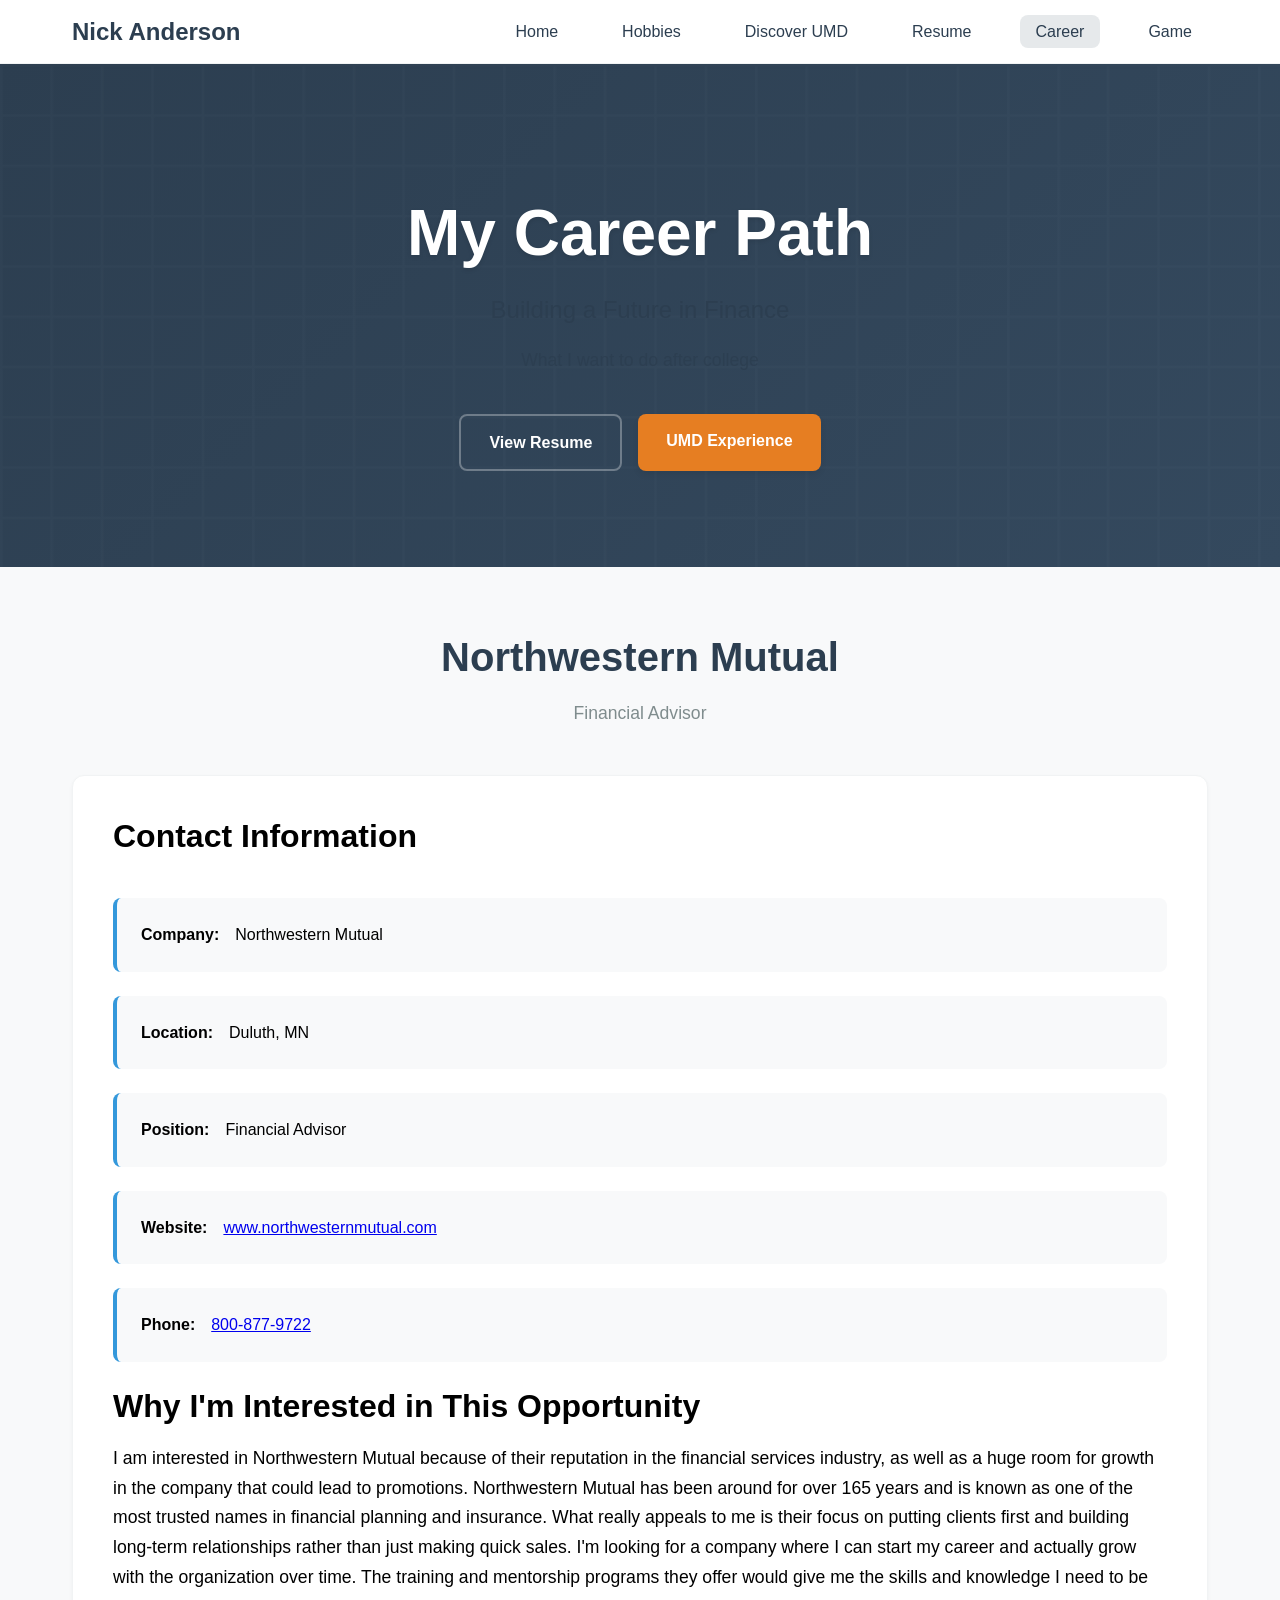
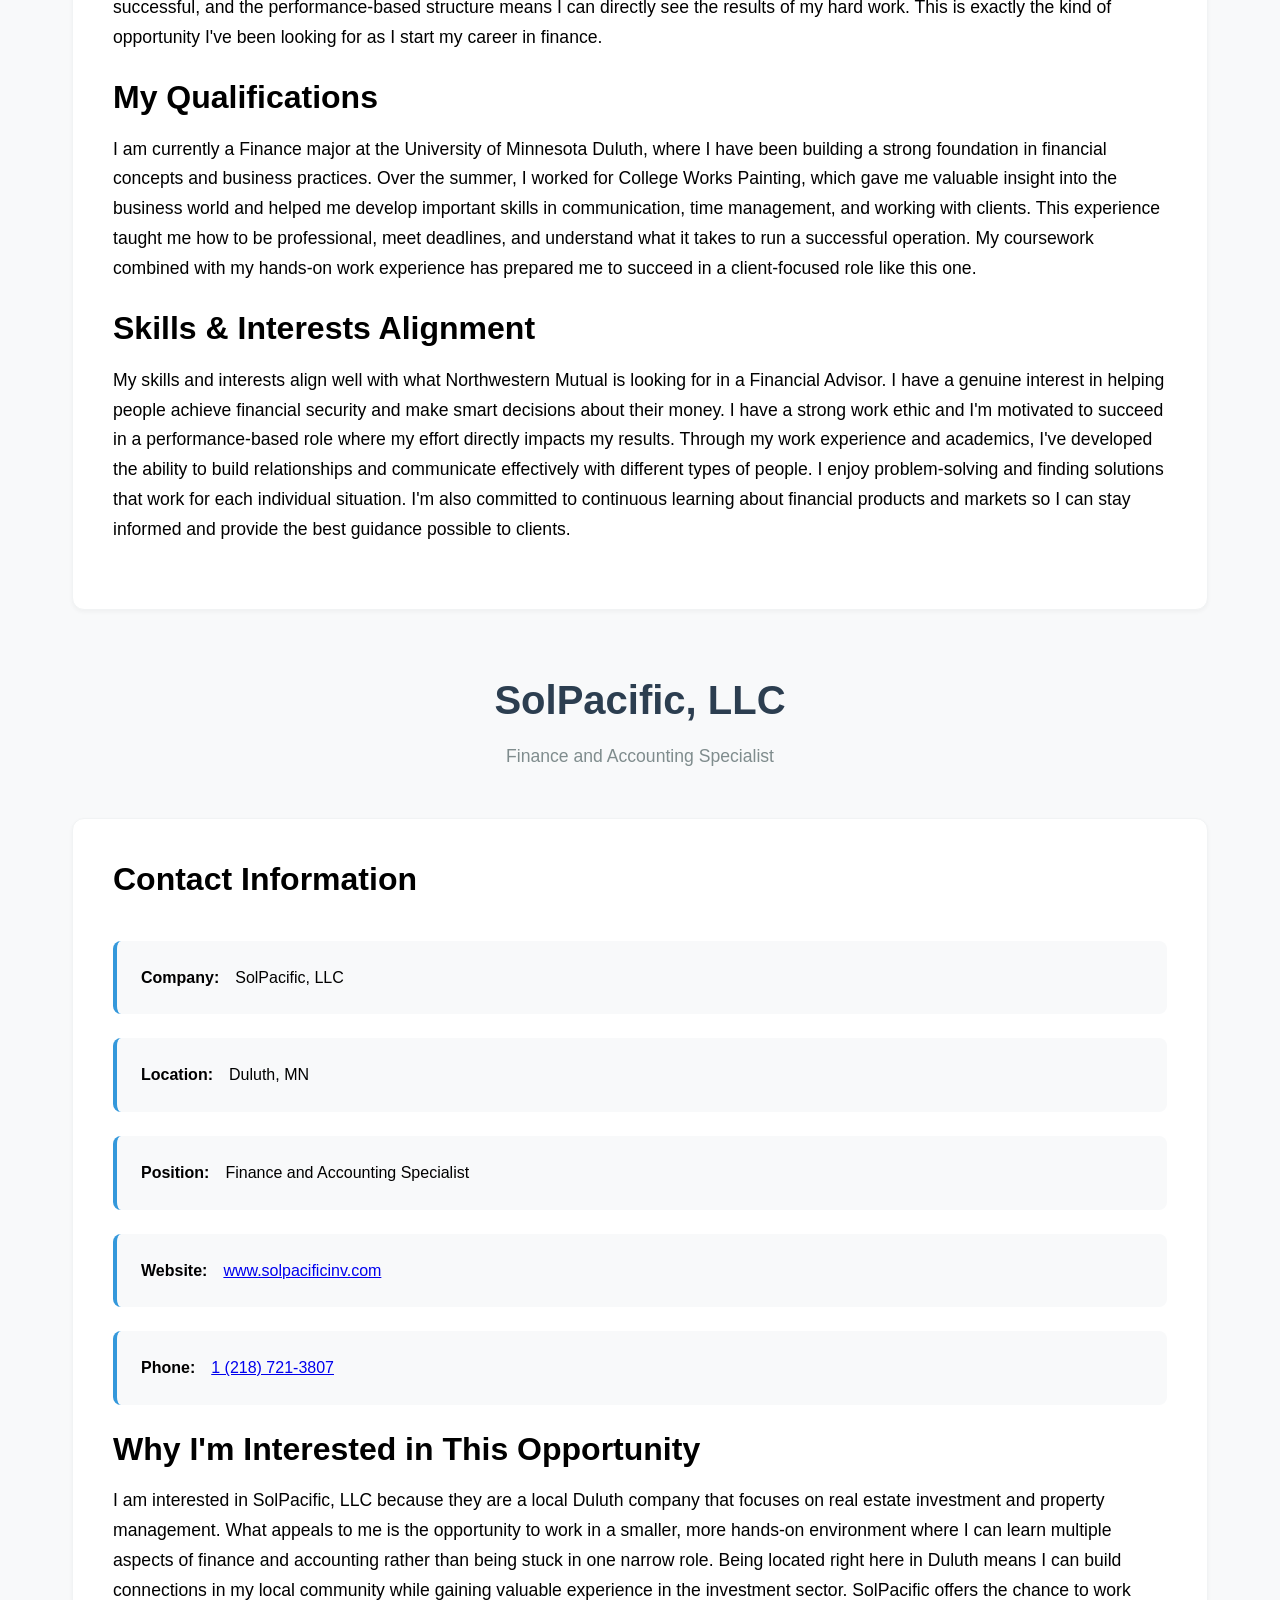
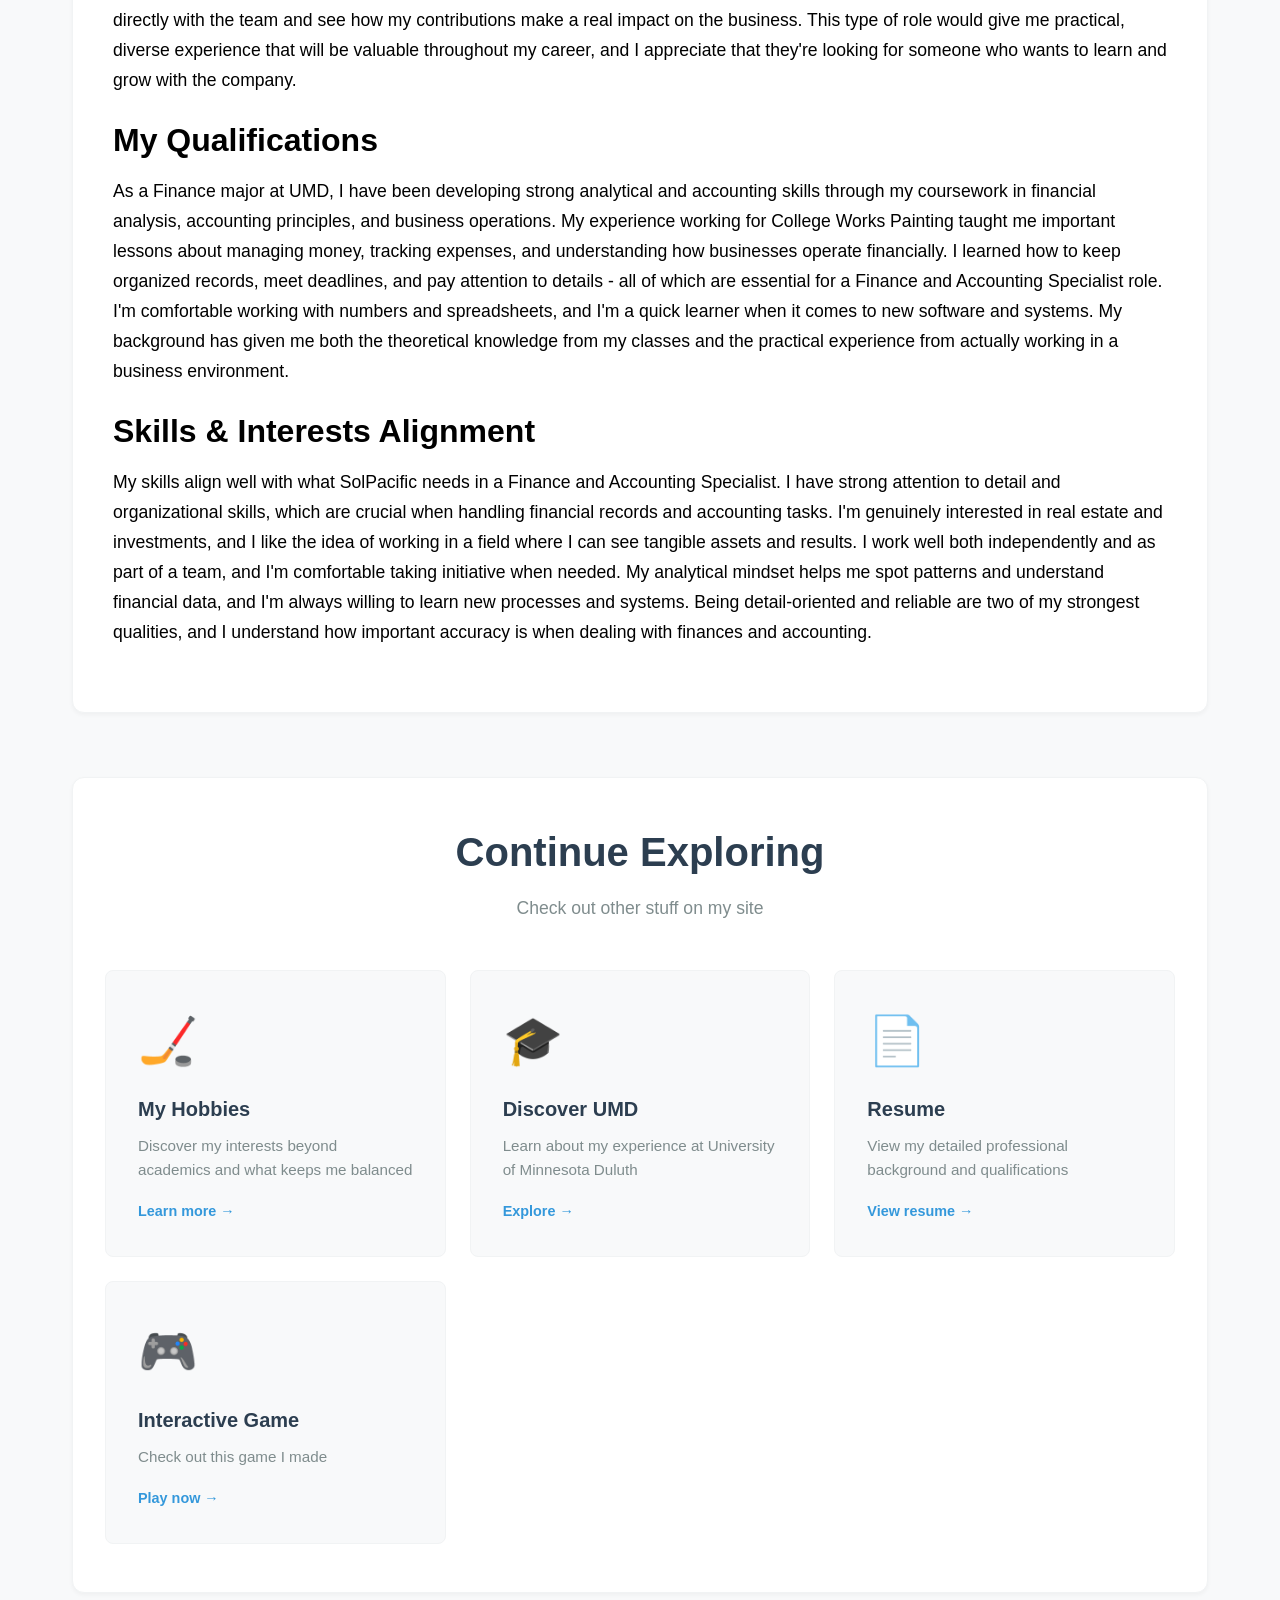
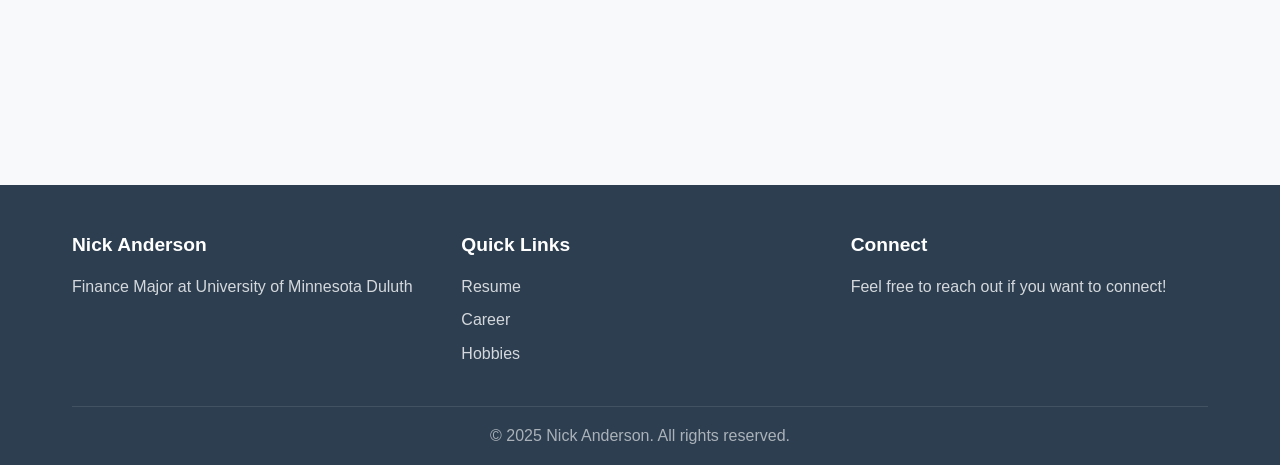
<file: career.html>
<!DOCTYPE html>
<html lang="en">
<head>
    <meta charset="UTF-8">
    <meta name="viewport" content="width=device-width, initial-scale=1.0">
    <title>Nick Anderson - Career Aspirations</title>
    <link rel="stylesheet" href="CSS/styles.css">
    <style>
        .about-section .about-text,
        .about-section .about-text p,
        .about-section .about-text ul,
        .about-section .about-text li,
        .about-section .about-text h3,
        .about-section .expertise-list li {
            color: #000000 !important;
        }
    </style>
</head>
<body>
    <!-- Navigation Menu -->
    <nav class="navbar">
        <div class="nav-container">
            <div class="nav-logo">
                <h2>Nick Anderson</h2>
            </div>
            <ul class="nav-menu">
                <li class="nav-item">
                    <a href="index.html" class="nav-link">Home</a>
                </li>
                <li class="nav-item">
                    <a href="hobbies.html" class="nav-link">Hobbies</a>
                </li>
                <li class="nav-item">
                    <a href="discover.html" class="nav-link">Discover UMD</a>
                </li>
                <li class="nav-item">
                    <a href="resume.html" class="nav-link">Resume</a>
                </li>
                <li class="nav-item">
                    <a href="career.html" class="nav-link active">Career</a>
                </li>
                <li class="nav-item">
                    <a href="game.html" class="nav-link">Game</a>
                </li>
            </ul>
            <div class="hamburger">
                <span class="bar"></span>
                <span class="bar"></span>
                <span class="bar"></span>
            </div>
        </div>
    </nav>

    <!-- Hero Section -->
    <header class="hero">
        <div class="hero-container">
            <div class="hero-content">
                <h1 class="hero-title">My Career Path</h1>
                <p class="hero-subtitle">Building a Future in Finance</p>
                <p class="hero-description">What I want to do after college</p>
                <div class="hero-buttons">
                    <a href="resume.html" class="btn btn-secondary">View Resume</a>
                    <a href="discover.html" class="btn btn-primary">UMD Experience</a>
                </div>
            </div>
        </div>
    </header>

    <main class="main-content">
        <div class="container">
            <!-- Northwestern Mutual Section -->
            <section class="about-section">
                <div class="section-header">
                    <h2 class="section-title">Northwestern Mutual</h2>
                    <p class="section-subtitle">Financial Advisor</p>
                </div>
                <div class="about-content">
                    <div class="about-text">
                        <h3>Contact Information</h3>
                        <div class="expertise-areas">
                            <ul class="expertise-list">
                                <li><strong>Company:</strong> Northwestern Mutual</li>
                                <li><strong>Location:</strong> Duluth, MN</li>
                                <li><strong>Position:</strong> Financial Advisor</li>
                                <li><strong>Website:</strong> <a href="https://www.northwesternmutual.com" target="_blank">www.northwesternmutual.com</a></li>
                                <li><strong>Phone:</strong> <a href="tel:+18008779722">800-877-9722</a></li>
                            </ul>
                        </div>
                        
                        <h3>Why I'm Interested in This Opportunity</h3>
                        <p class="lead">I am interested in Northwestern Mutual because of their reputation in the financial services industry, as well as a huge room for growth in the company that could lead to promotions. Northwestern Mutual has been around for over 165 years and is known as one of the most trusted names in financial planning and insurance. What really appeals to me is their focus on putting clients first and building long-term relationships rather than just making quick sales. I'm looking for a company where I can start my career and actually grow with the organization over time. The training and mentorship programs they offer would give me the skills and knowledge I need to be successful, and the performance-based structure means I can directly see the results of my hard work. This is exactly the kind of opportunity I've been looking for as I start my career in finance.</p>
                        
                        <h3>My Qualifications</h3>
                        <p>I am currently a Finance major at the University of Minnesota Duluth, where I have been building a strong foundation in financial concepts and business practices. Over the summer, I worked for College Works Painting, which gave me valuable insight into the business world and helped me develop important skills in communication, time management, and working with clients. This experience taught me how to be professional, meet deadlines, and understand what it takes to run a successful operation. My coursework combined with my hands-on work experience has prepared me to succeed in a client-focused role like this one.</p>
                        
                        <h3>Skills & Interests Alignment</h3>
                        <p>My skills and interests align well with what Northwestern Mutual is looking for in a Financial Advisor. I have a genuine interest in helping people achieve financial security and make smart decisions about their money. I have a strong work ethic and I'm motivated to succeed in a performance-based role where my effort directly impacts my results. Through my work experience and academics, I've developed the ability to build relationships and communicate effectively with different types of people. I enjoy problem-solving and finding solutions that work for each individual situation. I'm also committed to continuous learning about financial products and markets so I can stay informed and provide the best guidance possible to clients.</p>
                    </div>
                </div>
            </section>

            <!-- SolPacific, LLC Section -->
            <section class="about-section">
                <div class="section-header">
                    <h2 class="section-title">SolPacific, LLC</h2>
                    <p class="section-subtitle">Finance and Accounting Specialist</p>
                </div>
                <div class="about-content">
                    <div class="about-text">
                        <h3>Contact Information</h3>
                        <div class="expertise-areas">
                            <ul class="expertise-list">
                                <li><strong>Company:</strong> SolPacific, LLC</li>
                                <li><strong>Location:</strong> Duluth, MN</li>
                                <li><strong>Position:</strong> Finance and Accounting Specialist</li>
                                <li><strong>Website:</strong> <a href="https://solpacificinv.com/" target="_blank">www.solpacificinv.com</a></li>
                                <li><strong>Phone:</strong> <a href="tel:+12187213807">1 (218) 721-3807</a></li>
                            </ul>
                        </div>
                        
                        <h3>Why I'm Interested in This Opportunity</h3>
                        <p class="lead">I am interested in SolPacific, LLC because they are a local Duluth company that focuses on real estate investment and property management. What appeals to me is the opportunity to work in a smaller, more hands-on environment where I can learn multiple aspects of finance and accounting rather than being stuck in one narrow role. Being located right here in Duluth means I can build connections in my local community while gaining valuable experience in the investment sector. SolPacific offers the chance to work directly with the team and see how my contributions make a real impact on the business. This type of role would give me practical, diverse experience that will be valuable throughout my career, and I appreciate that they're looking for someone who wants to learn and grow with the company.</p>
                        
                        <h3>My Qualifications</h3>
                        <p>As a Finance major at UMD, I have been developing strong analytical and accounting skills through my coursework in financial analysis, accounting principles, and business operations. My experience working for College Works Painting taught me important lessons about managing money, tracking expenses, and understanding how businesses operate financially. I learned how to keep organized records, meet deadlines, and pay attention to details - all of which are essential for a Finance and Accounting Specialist role. I'm comfortable working with numbers and spreadsheets, and I'm a quick learner when it comes to new software and systems. My background has given me both the theoretical knowledge from my classes and the practical experience from actually working in a business environment.</p>
                        
                        <h3>Skills & Interests Alignment</h3>
                        <p>My skills align well with what SolPacific needs in a Finance and Accounting Specialist. I have strong attention to detail and organizational skills, which are crucial when handling financial records and accounting tasks. I'm genuinely interested in real estate and investments, and I like the idea of working in a field where I can see tangible assets and results. I work well both independently and as part of a team, and I'm comfortable taking initiative when needed. My analytical mindset helps me spot patterns and understand financial data, and I'm always willing to learn new processes and systems. Being detail-oriented and reliable are two of my strongest qualities, and I understand how important accuracy is when dealing with finances and accounting.</p>
                    </div>
                </div>
            </section>

            <!-- Quick Links Section -->
            <section class="quick-links-section">
                <div class="section-header">
                    <h2 class="section-title">Continue Exploring</h2>
                    <p class="section-subtitle">Check out other stuff on my site</p>
                </div>
                <div class="links-grid">
                    <a href="hobbies.html" class="link-card">
                        <div class="link-icon">🏒</div>
                        <h3>My Hobbies</h3>
                        <p>Discover my interests beyond academics and what keeps me balanced</p>
                        <span class="link-arrow">Learn more →</span>
                    </a>
                    
                    <a href="discover.html" class="link-card">
                        <div class="link-icon">🎓</div>
                        <h3>Discover UMD</h3>
                        <p>Learn about my experience at University of Minnesota Duluth</p>
                        <span class="link-arrow">Explore →</span>
                    </a>
                    
                    <a href="resume.html" class="link-card">
                        <div class="link-icon">📄</div>
                        <h3>Resume</h3>
                        <p>View my detailed professional background and qualifications</p>
                        <span class="link-arrow">View resume →</span>
                    </a>
                    
                    <a href="game.html" class="link-card">
                        <div class="link-icon">🎮</div>
                        <h3>Interactive Game</h3>
                        <p>Check out this game I made</p>
                        <span class="link-arrow">Play now →</span>
                    </a>
                </div>
            </section>
        </div>
    </main>

    <!-- Footer -->
    <footer class="footer">
        <div class="container">
            <div class="footer-content">
                <div class="footer-section">
                    <h4>Nick Anderson</h4>
                    <p>Finance Major at University of Minnesota Duluth</p>
                </div>
                <div class="footer-section">
                    <h4>Quick Links</h4>
                    <ul>
                        <li><a href="resume.html">Resume</a></li>
                        <li><a href="career.html">Career</a></li>
                        <li><a href="hobbies.html">Hobbies</a></li>
                    </ul>
                </div>
                <div class="footer-section">
                    <h4>Connect</h4>
                    <p>Feel free to reach out if you want to connect!</p>
                </div>
            </div>
            <div class="footer-bottom">
                <p>&copy; 2025 Nick Anderson. All rights reserved.</p>
            </div>
        </div>
    </footer>

    <script src="js/script.js"></script>
</body>
</html>
</file>
<file: CSS/styles.css>
/* Professional Portfolio Styles */

/* ===== VARIABLES ===== */
:root {
    --primary-color: #2c3e50;
    --primary-light: #34495e;
    --primary-dark: #1a252f;
    --secondary-color: #e67e22;
    --accent-color: #3498db;
    --text-color: #2c3e50;
    --text-light: #7f8c8d;
    --text-muted: #95a5a6;
    --background-color: #ffffff;
    --background-light: #f8f9fa;
    --background-section: #ffffff;
    --border-color: #e9ecef;
    --border-light: #f1f3f4;
    --shadow-light: 0 2px 4px rgba(0,0,0,0.04);
    --shadow-medium: 0 4px 6px rgba(0,0,0,0.07);
    --shadow-heavy: 0 10px 25px rgba(0,0,0,0.1);
    --border-radius: 8px;
    --border-radius-large: 12px;
    --transition: all 0.3s cubic-bezier(0.4, 0, 0.2, 1);
}

/* ===== RESET & BASE STYLES ===== */
* {
    margin: 0;
    padding: 0;
    box-sizing: border-box;
}

html {
    scroll-behavior: smooth;
}

body {
    font-family: -apple-system, BlinkMacSystemFont, 'Segoe UI', 'Roboto', 'Oxygen', 'Ubuntu', 'Cantarell', sans-serif;
    line-height: 1.6;
    color: var(--text-color);
    background-color: var(--background-light);
    font-size: 16px;
}

.container {
    max-width: 1200px;
    margin: 0 auto;
    padding: 0 2rem;
}

/* ===== TYPOGRAPHY ===== */
h1, h2, h3, h4, h5, h6 {
    font-weight: 600;
    line-height: 1.3;
    margin-bottom: 1rem;
}

h1 { font-size: 3rem; }
h2 { font-size: 2.5rem; }
h3 { font-size: 2rem; }
h4 { font-size: 1.5rem; }

p {
    margin-bottom: 1rem;
    color: var(--text-color);
}

.lead {
    font-size: 1.25rem;
    font-weight: 400;
    color: var(--text-light);
    margin-bottom: 1.5rem;
}

/* ===== NAVIGATION ===== */
.navbar {
    background: rgba(255, 255, 255, 0.95);
    backdrop-filter: blur(10px);
    border-bottom: 1px solid var(--border-light);
    padding: 1rem 0;
    position: fixed;
    top: 0;
    left: 0;
    right: 0;
    z-index: 1000;
    transition: var(--transition);
}

.nav-container {
    max-width: 1200px;
    margin: 0 auto;
    padding: 0 2rem;
    display: flex;
    justify-content: space-between;
    align-items: center;
}

.nav-logo h2 {
    color: var(--primary-color);
    margin: 0;
    font-size: 1.5rem;
    font-weight: 700;
}

.nav-menu {
    display: flex;
    list-style: none;
    gap: 2rem;
    align-items: center;
}

.nav-link {
    text-decoration: none;
    color: var(--text-color);
    font-weight: 500;
    padding: 0.5rem 1rem;
    border-radius: var(--border-radius);
    transition: var(--transition);
    position: relative;
}

.nav-link:hover {
    color: var(--primary-color);
    background-color: rgba(52, 73, 94, 0.08);
}

.nav-link.active {
    color: var(--primary-color);
    background-color: rgba(52, 73, 94, 0.12);
}

/* Hamburger Menu */
.hamburger {
    display: none;
    flex-direction: column;
    cursor: pointer;
    padding: 0.5rem;
}

.bar {
    width: 25px;
    height: 3px;
    background-color: var(--primary-color);
    margin: 3px 0;
    transition: var(--transition);
    border-radius: 2px;
}

/* ===== HERO SECTION ===== */
.hero {
    background: linear-gradient(135deg, var(--primary-color) 0%, var(--primary-light) 100%);
    color: white;
    padding: 8rem 0 6rem 0;
    margin-top: 4rem;
    position: relative;
    overflow: hidden;
}

.hero::before {
    content: '';
    position: absolute;
    top: 0;
    left: 0;
    right: 0;
    bottom: 0;
    background: url('data:image/svg+xml,<svg xmlns="http://www.w3.org/2000/svg" viewBox="0 0 100 100"><defs><pattern id="grid" width="10" height="10" patternUnits="userSpaceOnUse"><path d="M 10 0 L 0 0 0 10" fill="none" stroke="rgba(255,255,255,0.03)" stroke-width="1"/></pattern></defs><rect width="100" height="100" fill="url(%23grid)"/></svg>');
    opacity: 0.5;
}

.hero-container {
    max-width: 1200px;
    margin: 0 auto;
    padding: 0 2rem;
    text-align: center;
    position: relative;
    z-index: 1;
}

.hero-title {
    font-size: 4rem;
    font-weight: 800;
    margin-bottom: 1rem;
    text-shadow: 0 2px 4px rgba(0,0,0,0.1);
}

.hero-subtitle {
    font-size: 1.5rem;
    margin-bottom: 1rem;
    opacity: 0.9;
    font-weight: 500;
}

.hero-description {
    font-size: 1.1rem;
    margin-bottom: 2.5rem;
    opacity: 0.8;
    max-width: 600px;
    margin-left: auto;
    margin-right: auto;
}

.hero-buttons {
    display: flex;
    gap: 1rem;
    justify-content: center;
    flex-wrap: wrap;
}

/* ===== BUTTONS ===== */
.btn {
    display: inline-block;
    padding: 0.875rem 1.75rem;
    text-decoration: none;
    border-radius: var(--border-radius);
    font-weight: 600;
    font-size: 1rem;
    transition: var(--transition);
    cursor: pointer;
    border: none;
    text-align: center;
}

.btn-primary {
    background: var(--secondary-color);
    color: white;
    box-shadow: var(--shadow-medium);
}

.btn-primary:hover {
    background: #d35400;
    transform: translateY(-2px);
    box-shadow: var(--shadow-heavy);
}

.btn-secondary {
    background: transparent;
    color: white;
    border: 2px solid rgba(255, 255, 255, 0.3);
}

.btn-secondary:hover {
    background: rgba(255, 255, 255, 0.1);
    border-color: rgba(255, 255, 255, 0.5);
    transform: translateY(-2px);
}

.btn-outline {
    background: transparent;
    color: var(--primary-color);
    border: 2px solid var(--primary-color);
}

.btn-outline:hover {
    background: var(--primary-color);
    color: white;
    transform: translateY(-2px);
}

/* ===== MAIN CONTENT ===== */
.main-content {
    padding: 4rem 0;
}

/* ===== SECTION STYLES ===== */
.section-header {
    text-align: center;
    margin-bottom: 3rem;
}

.section-title {
    color: var(--primary-color);
    font-size: 2.5rem;
    font-weight: 700;
    margin-bottom: 1rem;
}

.section-subtitle {
    font-size: 1.1rem;
    color: var(--text-light);
    max-width: 600px;
    margin: 0 auto;
}

/* ===== ABOUT SECTION ===== */
.about-section {
    margin-bottom: 4rem;
}

.about-grid {
    display: grid;
    grid-template-columns: 2fr 1fr;
    gap: 3rem;
    align-items: start;
}

.about-content {
    background: var(--background-section);
    border-radius: var(--border-radius-large);
    padding: 2.5rem;
    box-shadow: var(--shadow-light);
    border: 1px solid var(--border-light);
}

.about-text p {
    margin-bottom: 1.5rem;
    font-size: 1.1rem;
    line-height: 1.7;
}

/* ===== EXPERTISE AREAS ===== */
.expertise-areas {
    margin-top: 2.5rem;
}

.expertise-areas h3 {
    color: var(--primary-color);
    font-size: 1.5rem;
    margin-bottom: 1.5rem;
}

.expertise-list {
    list-style: none;
}

.expertise-list li {
    display: flex;
    align-items: flex-start;
    gap: 1rem;
    margin-bottom: 1.5rem;
    padding: 1.5rem;
    background: var(--background-light);
    border-radius: var(--border-radius);
    border-left: 4px solid var(--accent-color);
    transition: var(--transition);
}

.expertise-list li:hover {
    transform: translateY(-2px);
    box-shadow: var(--shadow-medium);
}

.expertise-icon {
    font-size: 2rem;
    flex-shrink: 0;
}

.expertise-content h4 {
    color: var(--primary-color);
    margin-bottom: 0.5rem;
    font-size: 1.1rem;
}

.expertise-content p {
    color: var(--text-light);
    margin: 0;
    font-size: 0.95rem;
}

/* ===== PROFILE CARD ===== */
.profile-card {
    background: var(--background-section);
    border-radius: var(--border-radius-large);
    padding: 2rem;
    box-shadow: var(--shadow-medium);
    border: 1px solid var(--border-light);
    position: sticky;
    top: 6rem;
}

.profile-image {
    text-align: center;
    margin-bottom: 1.5rem;
}

.profile-image img {
    width: 150px;
    height: 150px;
    border-radius: 50%;
    object-fit: cover;
    border: 4px solid var(--primary-color);
    margin-bottom: 1rem;
}

.profile-status {
    display: flex;
    align-items: center;
    justify-content: center;
    gap: 0.5rem;
    font-size: 0.9rem;
    color: var(--text-light);
}

.status-indicator {
    width: 8px;
    height: 8px;
    background: #27ae60;
    border-radius: 50%;
    animation: pulse 2s infinite;
}

@keyframes pulse {
    0% { opacity: 1; }
    50% { opacity: 0.5; }
    100% { opacity: 1; }
}

.profile-info h3 {
    color: var(--primary-color);
    font-size: 1.25rem;
    margin-bottom: 1rem;
    text-align: center;
}

.contact-item {
    margin-bottom: 0.75rem;
    padding: 0.5rem 0;
    border-bottom: 1px solid var(--border-light);
}

.contact-item:last-child {
    border-bottom: none;
}

.contact-item strong {
    color: var(--primary-color);
    display: block;
    margin-bottom: 0.25rem;
}

.profile-links {
    margin-top: 1.5rem;
    text-align: center;
}

.profile-links .btn {
    width: 100%;
    padding: 0.75rem 1.5rem;
}

/* ===== QUICK LINKS SECTION ===== */
.quick-links-section {
    background: var(--background-section);
    border-radius: var(--border-radius-large);
    padding: 3rem 2rem;
    box-shadow: var(--shadow-light);
    border: 1px solid var(--border-light);
    margin-bottom: 4rem;
}

.links-grid {
    display: grid;
    grid-template-columns: repeat(auto-fit, minmax(280px, 1fr));
    gap: 1.5rem;
    margin-top: 2rem;
}

.link-card {
    background: var(--background-light);
    border-radius: var(--border-radius);
    padding: 2rem;
    text-decoration: none;
    color: var(--text-color);
    transition: var(--transition);
    border: 1px solid var(--border-light);
    position: relative;
    overflow: hidden;
}

.link-card::before {
    content: '';
    position: absolute;
    top: 0;
    left: -100%;
    width: 100%;
    height: 100%;
    background: linear-gradient(90deg, transparent, rgba(52, 152, 219, 0.1), transparent);
    transition: left 0.5s;
}

.link-card:hover::before {
    left: 100%;
}

.link-card:hover {
    transform: translateY(-4px);
    box-shadow: var(--shadow-heavy);
    border-color: var(--accent-color);
}

.link-icon {
    font-size: 3rem;
    margin-bottom: 1rem;
    display: block;
}

.link-card h3 {
    color: var(--primary-color);
    font-size: 1.25rem;
    margin-bottom: 0.75rem;
}

.link-card p {
    color: var(--text-light);
    margin-bottom: 1rem;
    font-size: 0.95rem;
}

.link-arrow {
    color: var(--accent-color);
    font-weight: 600;
    font-size: 0.9rem;
}

/* ===== FOOTER ===== */
.footer {
    background: var(--primary-color);
    color: white;
    padding: 3rem 0 1rem 0;
    margin-top: 4rem;
}

.footer-content {
    display: grid;
    grid-template-columns: repeat(auto-fit, minmax(250px, 1fr));
    gap: 2rem;
    margin-bottom: 2rem;
}

.footer-section h4 {
    margin-bottom: 1rem;
    font-size: 1.2rem;
}

.footer-section p {
    color: rgba(255, 255, 255, 0.8);
    margin-bottom: 0.5rem;
}

.footer-section ul {
    list-style: none;
}

.footer-section ul li {
    margin-bottom: 0.5rem;
}

.footer-section ul li a {
    color: rgba(255, 255, 255, 0.8);
    text-decoration: none;
    transition: var(--transition);
}

.footer-section ul li a:hover {
    color: white;
}

.footer-bottom {
    border-top: 1px solid rgba(255, 255, 255, 0.1);
    padding-top: 1rem;
    text-align: center;
}

.footer-bottom p {
    color: rgba(255, 255, 255, 0.6);
    margin: 0;
}

/* ===== RESPONSIVE DESIGN ===== */

/* Tablet styles */
@media (max-width: 1024px) {
    .container {
        padding: 0 1.5rem;
    }
    
    .nav-container {
        padding: 0 1.5rem;
    }
    
    .hero-title {
        font-size: 3rem;
    }
    
    .about-grid {
        grid-template-columns: 1fr;
        gap: 2rem;
    }
    
    .profile-card {
        position: static;
    }
    
    .links-grid {
        grid-template-columns: repeat(auto-fit, minmax(250px, 1fr));
    }
}

/* Mobile styles */
@media (max-width: 768px) {
    .hamburger {
        display: flex;
    }
    
    .nav-menu {
        position: fixed;
        left: -100%;
        top: 70px;
        flex-direction: column;
        background-color: white;
        width: 100%;
        text-align: center;
        transition: 0.3s;
        box-shadow: var(--shadow-medium);
        padding: 2rem 0;
        gap: 1rem;
    }
    
    .nav-menu.active {
        left: 0;
    }
    
    .nav-menu li {
        width: 100%;
    }
    
    .nav-link {
        display: block;
        padding: 1rem;
        width: 100%;
    }
    
    .hero {
        padding: 6rem 0 4rem 0;
    }
    
    .hero-title {
        font-size: 2.5rem;
    }
    
    .hero-subtitle {
        font-size: 1.2rem;
    }
    
    .hero-buttons {
        flex-direction: column;
        align-items: center;
    }
    
    .hero-buttons .btn {
        width: 250px;
    }
    
    .section-title {
        font-size: 2rem;
    }
    
    .about-content {
        padding: 2rem;
    }
    
    .profile-card {
        padding: 1.5rem;
    }
    
    .quick-links-section {
        padding: 2rem 1rem;
    }
    
    .links-grid {
        grid-template-columns: 1fr;
        gap: 1rem;
    }
    
    .link-card {
        padding: 1.5rem;
    }
    
    .expertise-list li {
        padding: 1rem;
        flex-direction: column;
        text-align: center;
    }
    
    .expertise-icon {
        margin-bottom: 0.5rem;
    }
    
    .footer-content {
        grid-template-columns: 1fr;
        text-align: center;
    }
}

/* Small mobile styles */
@media (max-width: 480px) {
    .container {
        padding: 0 1rem;
    }
    
    .hero {
        padding: 4rem 0 3rem 0;
    }
    
    .hero-title {
        font-size: 2rem;
    }
    
    .hero-subtitle {
        font-size: 1.1rem;
    }
    
    .about-content,
    .profile-card {
        padding: 1.5rem;
    }
    
    .quick-links-section {
        padding: 1.5rem 0.5rem;
    }
    
    .link-card {
        padding: 1rem;
    }
}
</file>
